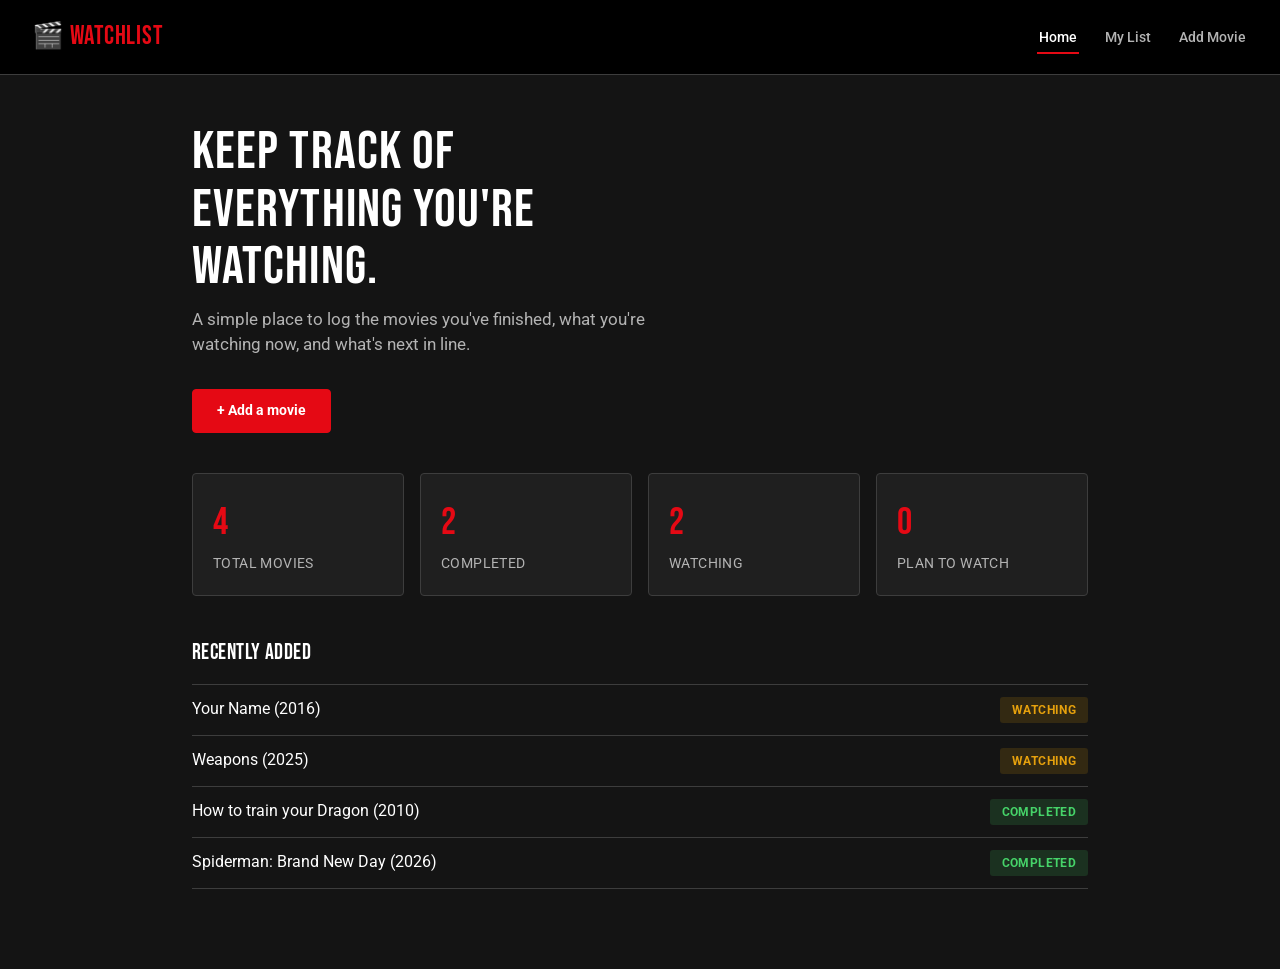
<file: index.html>
<!DOCTYPE html>
<html lang="en">
<head>
  <meta charset="UTF-8">
  <meta name="viewport" content="width=device-width, initial-scale=1.0">
  <title>Home · Movie Watchlist</title>
  <link rel="stylesheet" href="style.css">
</head>
<body>

  <nav class="nav">
    <a href="index.html" class="brand">🎬 Watchlist</a>
    <ul class="nav-links">
      <li><a href="index.html" class="active">Home</a></li>
      <li><a href="watchlist.html">My List</a></li>
      <li><a href="add.html">Add Movie</a></li>
    </ul>
  </nav>

  <main>
    <section class="hero">
      <h1>Keep track of everything you're watching.</h1>
      <p>A simple place to log the movies you've finished, what you're watching now, and what's next in line.</p>
      <a href="add.html" class="btn">+ Add a movie</a>
    </section>

    <section class="stats" id="stats"></section>

    <section class="recent">
      <h2>Recently added</h2>
      <ul class="recent-list" id="recentList"></ul>
    </section>
  </main>

  <script src="app.js"></script>
  <script>
    function renderStats() {
      const movies = getMovies();
      const completed = movies.filter(m => m.status === "Completed").length;
      const watching = movies.filter(m => m.status === "Watching").length;
      const planned = movies.filter(m => m.status === "Plan to Watch").length;

      document.getElementById("stats").innerHTML = `
        <div class="stat"><span class="num">${movies.length}</span><span class="label">Total movies</span></div>
        <div class="stat"><span class="num">${completed}</span><span class="label">Completed</span></div>
        <div class="stat"><span class="num">${watching}</span><span class="label">Watching</span></div>
        <div class="stat"><span class="num">${planned}</span><span class="label">Plan to watch</span></div>
      `;
    }

    function renderRecent() {
      const movies = getMovies().slice(-5).reverse();
      const list = document.getElementById("recentList");

      if (movies.length === 0) {
        list.innerHTML = `<li>No movies yet — <a href="add.html">add your first one</a>.</li>`;
        return;
      }

      list.innerHTML = movies.map(m => `
        <li>
          <span>${m.title} (${m.year})</span>
          <span class="${statusClass(m.status)}">${m.status}</span>
        </li>
      `).join("");
    }

    renderStats();
    renderRecent();
  </script>
</body>
</html>
</file>
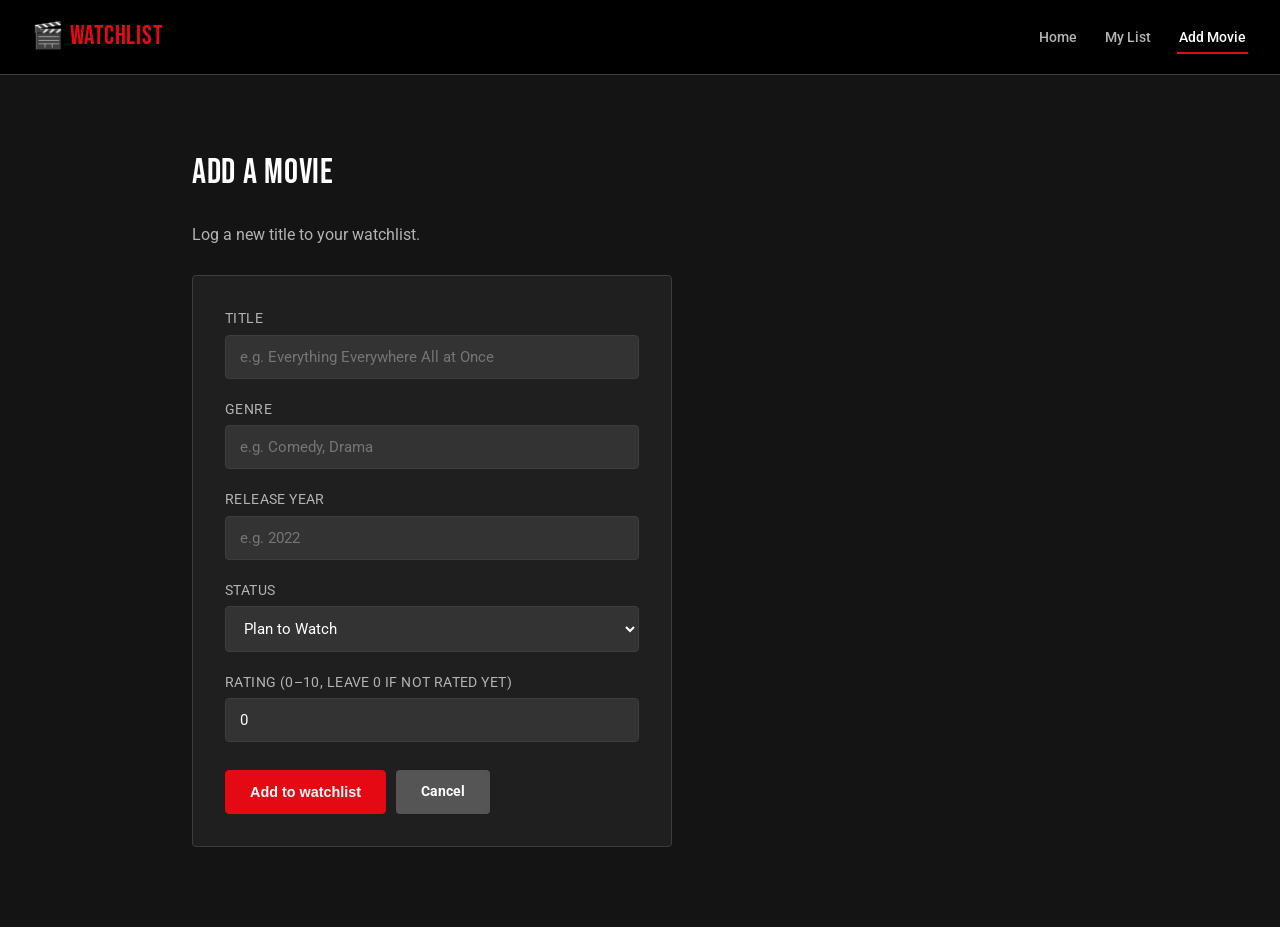
<file: add.html>
<!DOCTYPE html>
<html lang="en">
<head>
  <meta charset="UTF-8">
  <meta name="viewport" content="width=device-width, initial-scale=1.0">
  <title>Add Movie · Movie Watchlist</title>
  <link rel="stylesheet" href="style.css">
</head>
<body>

  <nav class="nav">
    <a href="index.html" class="brand">🎬 Watchlist</a>
    <ul class="nav-links">
      <li><a href="index.html">Home</a></li>
      <li><a href="watchlist.html">My List</a></li>
      <li><a href="add.html" class="active">Add Movie</a></li>
    </ul>
  </nav>

  <main>
    <div class="page-head">
      <div>
        <h1>Add a movie</h1>
        <p>Log a new title to your watchlist.</p>
      </div>
    </div>

    <form class="form-card" id="addForm" novalidate>
      <div class="field">
        <label for="title">Title</label>
        <input type="text" id="title" name="title" placeholder="e.g. Everything Everywhere All at Once">
        <div class="field-error" id="titleError">Please enter a title.</div>
      </div>

      <div class="field">
        <label for="genre">Genre</label>
        <input type="text" id="genre" name="genre" placeholder="e.g. Comedy, Drama">
        <div class="field-error" id="genreError">Please enter a genre.</div>
      </div>

      <div class="field">
        <label for="year">Release year</label>
        <input type="number" id="year" name="year" placeholder="e.g. 2022" min="1900" max="2100">
        <div class="field-error" id="yearError">Please enter a valid year.</div>
      </div>

      <div class="field">
        <label for="status">Status</label>
        <select id="status" name="status">
          <option value="Plan to Watch">Plan to Watch</option>
          <option value="Watching">Watching</option>
          <option value="Completed">Completed</option>
        </select>
      </div>

      <div class="field">
        <label for="rating">Rating (0–10, leave 0 if not rated yet)</label>
        <input type="number" id="rating" name="rating" min="0" max="10" value="0">
      </div>

      <div class="form-actions">
        <button type="submit" class="btn">Add to watchlist</button>
        <a href="watchlist.html" class="btn btn--ghost">Cancel</a>
      </div>
    </form>
  </main>

  <script src="app.js"></script>
  <script>
    const form = document.getElementById("addForm");

    form.addEventListener("submit", (e) => {
      e.preventDefault();

      const title = form.title.value.trim();
      const genre = form.genre.value.trim();
      const year = form.year.value;

      // Basic validation — show inline errors instead of a blank alert
      let valid = true;
      document.getElementById("titleError").style.display = title ? "none" : "block";
      document.getElementById("genreError").style.display = genre ? "none" : "block";
      document.getElementById("yearError").style.display = year ? "none" : "block";
      if (!title || !genre || !year) valid = false;

      if (!valid) return;

      addMovie({
        title,
        genre,
        year: Number(year),
        status: form.status.value,
        rating: Number(form.rating.value) || 0
      });

      window.location.href = "watchlist.html";
    });
  </script>
</body>
</html>
</file>
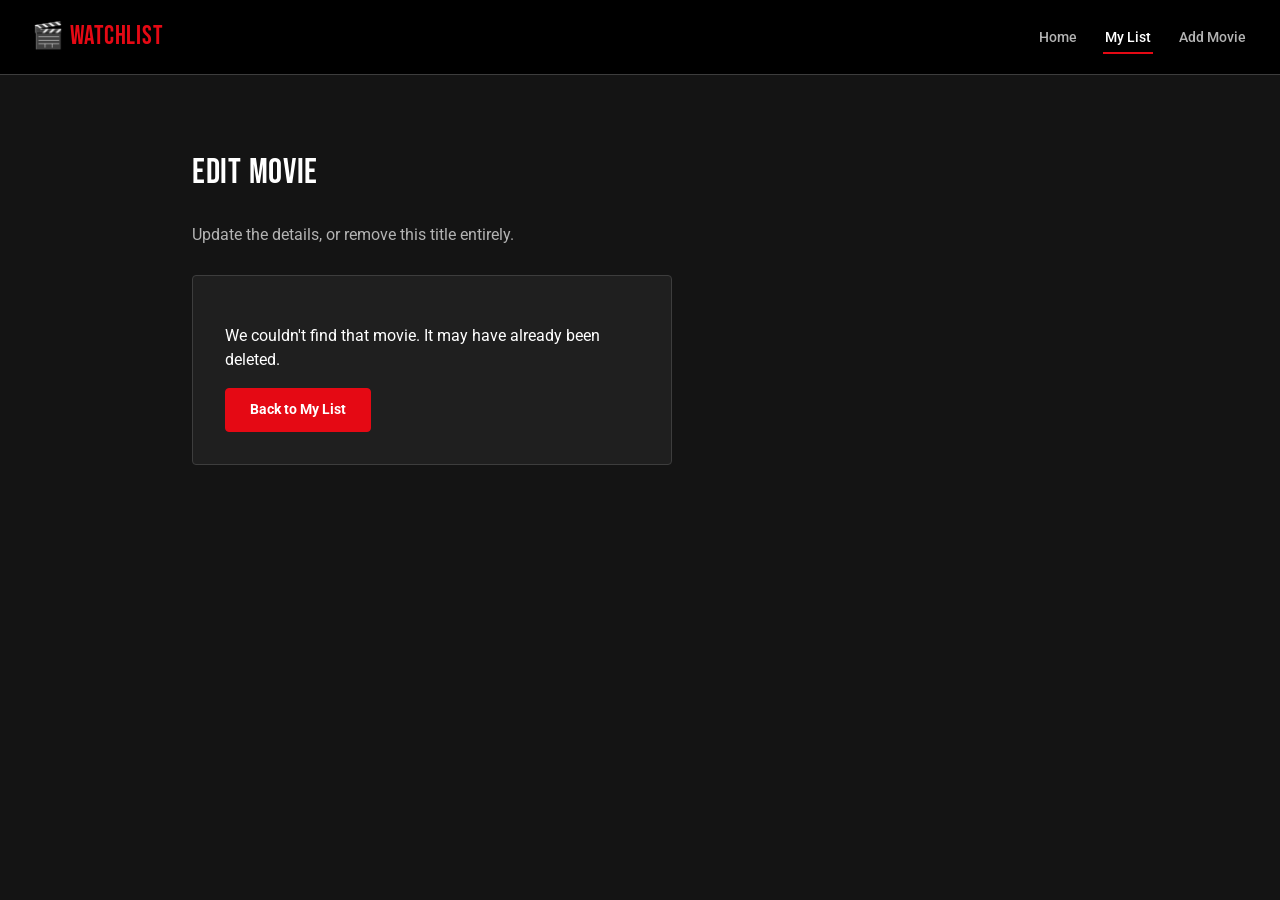
<file: edit.html>
<!DOCTYPE html>
<html lang="en">
<head>
  <meta charset="UTF-8">
  <meta name="viewport" content="width=device-width, initial-scale=1.0">
  <title>Edit Movie · Movie Watchlist</title>
  <link rel="stylesheet" href="style.css">
</head>
<body>

  <nav class="nav">
    <a href="index.html" class="brand">🎬 Watchlist</a>
    <ul class="nav-links">
      <li><a href="index.html">Home</a></li>
      <li><a href="watchlist.html" class="active">My List</a></li>
      <li><a href="add.html">Add Movie</a></li>
    </ul>
  </nav>

  <main>
    <div class="page-head">
      <div>
        <h1>Edit movie</h1>
        <p>Update the details, or remove this title entirely.</p>
      </div>
    </div>

    <div id="content"></div>
  </main>

  <script src="app.js"></script>
  <script>
    const params = new URLSearchParams(window.location.search);
    const movieId = params.get("id");
    const movie = movieId ? getMovieById(movieId) : null;
    const content = document.getElementById("content");

    if (!movie) {
      content.innerHTML = `
        <div class="form-card">
          <p>We couldn't find that movie. It may have already been deleted.</p>
          <a href="watchlist.html" class="btn">Back to My List</a>
        </div>`;
    } else {
      content.innerHTML = `
        <form class="form-card" id="editForm" novalidate>
          <div class="field">
            <label for="title">Title</label>
            <input type="text" id="title" name="title" value="${movie.title}">
            <div class="field-error" id="titleError">Please enter a title.</div>
          </div>

          <div class="field">
            <label for="genre">Genre</label>
            <input type="text" id="genre" name="genre" value="${movie.genre}">
            <div class="field-error" id="genreError">Please enter a genre.</div>
          </div>

          <div class="field">
            <label for="year">Release year</label>
            <input type="number" id="year" name="year" value="${movie.year}" min="1900" max="2100">
            <div class="field-error" id="yearError">Please enter a valid year.</div>
          </div>

          <div class="field">
            <label for="status">Status</label>
            <select id="status" name="status">
              <option value="Plan to Watch" ${movie.status === "Plan to Watch" ? "selected" : ""}>Plan to Watch</option>
              <option value="Watching" ${movie.status === "Watching" ? "selected" : ""}>Watching</option>
              <option value="Completed" ${movie.status === "Completed" ? "selected" : ""}>Completed</option>
            </select>
          </div>

          <div class="field">
            <label for="rating">Rating (0–10)</label>
            <input type="number" id="rating" name="rating" value="${movie.rating}" min="0" max="10">
          </div>

          <div class="form-actions">
            <button type="submit" class="btn">Save changes</button>
            <a href="watchlist.html" class="btn btn--ghost">Cancel</a>
            <button type="button" class="btn btn--danger" id="deleteBtn">Delete</button>
          </div>
        </form>
      `;

      const form = document.getElementById("editForm");

      form.addEventListener("submit", (e) => {
        e.preventDefault();

        const title = form.title.value.trim();
        const genre = form.genre.value.trim();
        const year = form.year.value;

        let valid = true;
        document.getElementById("titleError").style.display = title ? "none" : "block";
        document.getElementById("genreError").style.display = genre ? "none" : "block";
        document.getElementById("yearError").style.display = year ? "none" : "block";
        if (!title || !genre || !year) valid = false;

        if (!valid) return;

        updateMovie(movie.id, {
          title,
          genre,
          year: Number(year),
          status: form.status.value,
          rating: Number(form.rating.value) || 0
        });

        window.location.href = "watchlist.html";
      });

      document.getElementById("deleteBtn").addEventListener("click", () => {
        if (confirm(`Delete "${movie.title}" from your list?`)) {
          deleteMovie(movie.id);
          window.location.href = "watchlist.html";
        }
      });
    }
  </script>
</body>
</html>
</file>
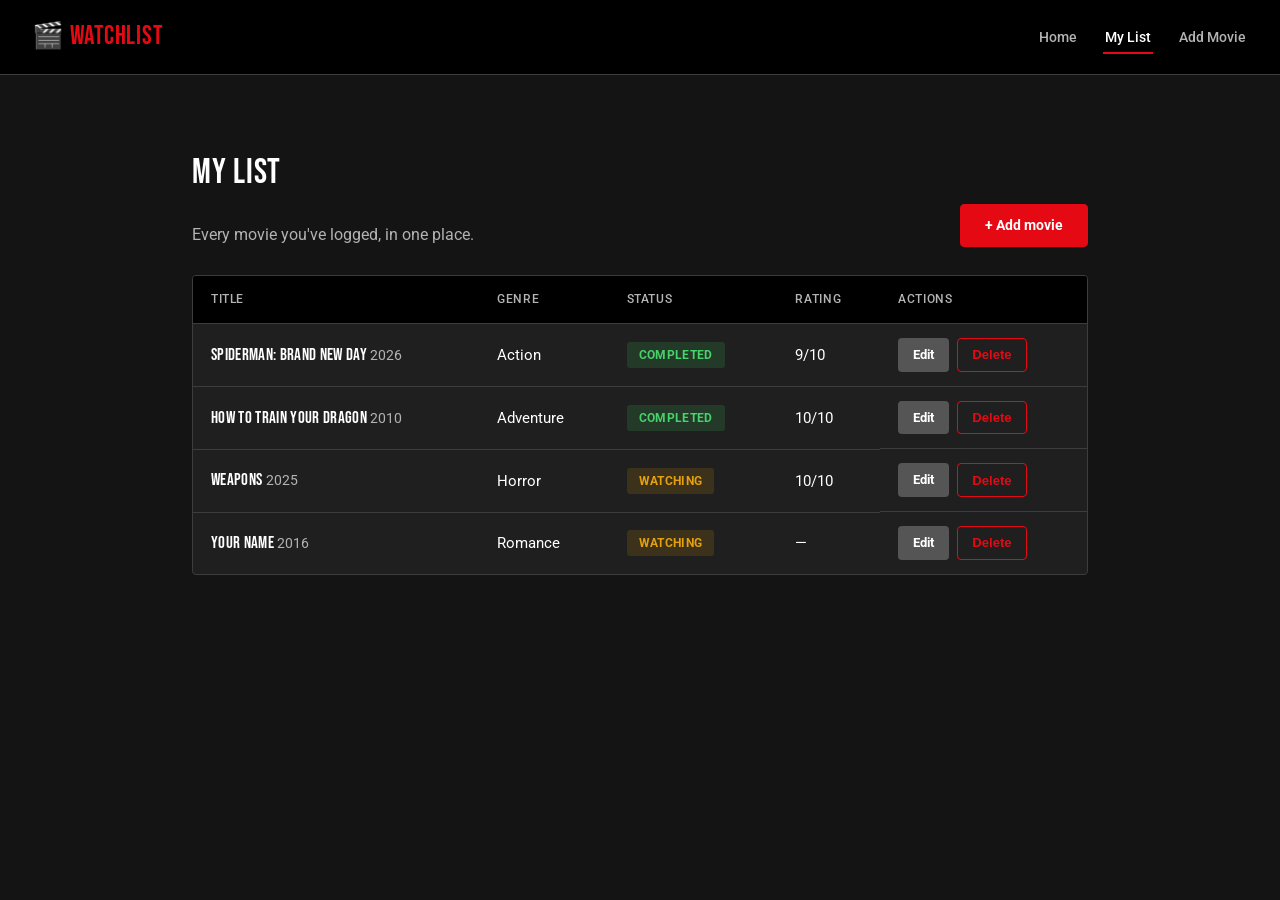
<file: watchlist.html>
<!DOCTYPE html>
<html lang="en">
<head>
  <meta charset="UTF-8">
  <meta name="viewport" content="width=device-width, initial-scale=1.0">
  <title>My List · Movie Watchlist</title>
  <link rel="stylesheet" href="style.css">
</head>
<body>
  

  <nav class="nav">
    <a href="index.html" class="brand">🎬 Watchlist</a>
    <ul class="nav-links">
      <li><a href="index.html">Home</a></li>
      <li><a href="watchlist.html" class="active">My List</a></li>
      <li><a href="add.html">Add Movie</a></li>
    </ul>
  </nav>

  <main>
    <div class="page-head">
      <div>
        <h1>My List</h1>
        <p>Every movie you've logged, in one place.</p>
      </div>
      <a href="add.html" class="btn">+ Add movie</a>
    </div>

    <div class="table-wrap" id="tableWrap"></div>
  </main>

  <div class="toast" id="toast"></div>

  <script src="app.js"></script>
  <script>
    function render() {
      const movies = getMovies();
      const wrap = document.getElementById("tableWrap");

      if (movies.length === 0) {
        wrap.innerHTML = `
          <div class="empty-state">
            <p>Your list is empty.</p>
            <a href="add.html" class="btn">Add your first movie</a>
          </div>`;
        return;
      }

      wrap.innerHTML = `
        <table>
          <thead>
            <tr>
              <th>Title</th>
              <th>Genre</th>
              <th>Status</th>
              <th>Rating</th>
              <th>Actions</th>
            </tr>
          </thead>
          <tbody>
            ${movies.map(m => `
              <tr>
                <td class="title-cell">${m.title} <span class="year">${m.year}</span></td>
                <td>${m.genre}</td>
                <td><span class="${statusClass(m.status)}">${m.status}</span></td>
                <td>${m.rating > 0 ? m.rating + "/10" : "—"}</td>
                <td class="actions">
                  <a class="btn btn--ghost btn--small" href="edit.html?id=${m.id}">Edit</a>
                  <button class="btn btn--danger" data-id="${m.id}" data-title="${m.title}">Delete</button>
                </td>
              </tr>
            `).join("")}
          </tbody>
        </table>
      `;

      wrap.querySelectorAll("button[data-id]").forEach(btn => {
        btn.addEventListener("click", () => {
          const id = btn.dataset.id;
          const title = btn.dataset.title;
          if (confirm(`Remove "${title}" from your list?`)) {
            deleteMovie(id);
            render();
            showToast(`Removed "${title}"`);
          }
        });
      });
    }

    function showToast(message) {
      const toast = document.getElementById("toast");
      toast.textContent = message;
      toast.style.display = "block";
      setTimeout(() => (toast.style.display = "none"), 2200);
    }
    render();
  </script>
</body>
</html>
</file>
<file: style.css>
/* ============================================================
   style.css — Netflix-inspired theme for the Movie Watchlist
   ============================================================ */

@import url('https://fonts.googleapis.com/css2?family=Bebas+Neue&family=Roboto:wght@400;500;700&display=swap');

:root {
  --bg: #141414;
  --surface: #1F1F1F;
  --surface-2: #2B2B2B;
  --border: #3D3D3D;
  --accent: #E50914;
  --accent-soft: rgba(229, 9, 20, 0.15);
  --text: #FFFFFF;
  --text-muted: #B3B3B3;
  --success: #46D369;
  --success-soft: rgba(70, 211, 105, 0.15);
  --danger: #E50914;
  --danger-soft: rgba(229, 9, 20, 0.15);
  --watching: #E5A00D;
  --watching-soft: rgba(229, 160, 13, 0.15);
}

* { box-sizing: border-box; }

body {
  margin: 0;
  background: var(--bg);
  color: var(--text);
  font-family: 'Roboto', 'Helvetica Neue', Arial, sans-serif;
  line-height: 1.5;
}

h1, h2, h3, .brand {
  font-family: 'Bebas Neue', 'Roboto', sans-serif;
  font-weight: 400;
  letter-spacing: 0.02em;
}

a { color: inherit; }

/* --- Nav: solid dark bar, red brand mark, Netflix-style spacing --- */
.nav {
  display: flex;
  align-items: center;
  justify-content: space-between;
  padding: 18px 32px;
  background: #000000;
  border-bottom: 1px solid var(--border);
}

.nav .brand {
  font-size: 1.6rem;
  color: var(--accent);
  text-decoration: none;
  letter-spacing: 0.03em;
}

.nav-links {
  display: flex;
  gap: 24px;
  list-style: none;
  margin: 0;
  padding: 0;
}

.nav-links a {
  text-decoration: none;
  color: var(--text-muted);
  font-weight: 500;
  font-size: 0.9rem;
  padding: 6px 2px;
  border-bottom: 2px solid transparent;
  transition: color 0.15s, border-color 0.15s;
}

.nav-links a:hover,
.nav-links a.active {
  color: var(--text);
  border-bottom-color: var(--accent);
}

main {
  max-width: 960px;
  margin: 0 auto;
  padding: 48px 32px 80px;
}

/* --- Home / hero --- */
.hero h1 {
  font-size: 3.4rem;
  margin: 0 0 12px;
  max-width: 16ch;
  line-height: 1.05;
}

.hero p {
  color: var(--text-muted);
  max-width: 52ch;
  margin: 0 0 32px;
  font-size: 1.05rem;
}

.stats {
  display: grid;
  grid-template-columns: repeat(4, 1fr);
  gap: 16px;
  margin-top: 40px;
  margin-bottom: 40px;
}

.stat {
  background: var(--surface);
  border: 1px solid var(--border);
  border-radius: 4px;
  padding: 20px;
}

.stat .num {
  font-family: 'Bebas Neue', sans-serif;
  font-size: 2.4rem;
  color: var(--accent);
  display: block;
}

.stat .label {
  color: var(--text-muted);
  font-size: 0.85rem;
  text-transform: uppercase;
  letter-spacing: 0.03em;
}

.recent h2 {
  font-size: 1.4rem;
  margin-bottom: 14px;
}

.recent-list {
  list-style: none;
  padding: 0;
  margin: 0;
  border-top: 1px solid var(--border);
}

.recent-list li {
  display: flex;
  justify-content: space-between;
  padding: 12px 0;
  border-bottom: 1px solid var(--border);
  color: var(--text-muted);
}

.recent-list li span:first-child { color: var(--text); }

/* --- Buttons: solid Netflix red, sharp corners --- */
.btn {
  display: inline-block;
  padding: 10px 24px;
  border-radius: 4px;
  border: 1px solid var(--accent);
  background: var(--accent);
  color: #FFFFFF;
  font-weight: 700;
  font-size: 0.9rem;
  text-decoration: none;
  cursor: pointer;
  transition: opacity 0.15s;
}

.btn:hover { opacity: 0.85; }

.btn--ghost {
  background: rgba(109, 109, 110, 0.7);
  color: var(--text);
  border-color: transparent;
}

.btn--ghost:hover { background: rgba(109, 109, 110, 0.4); }

.btn--danger {
  background: transparent;
  color: var(--danger);
  border-color: var(--danger);
  padding: 6px 14px;
  font-size: 0.82rem;
}

.btn--small {
  padding: 6px 14px;
  font-size: 0.82rem;
}

.page-head {
  display: flex;
  justify-content: space-between;
  align-items: flex-end;
  margin-bottom: 28px;
}

.page-head h1 { font-size: 2.2rem; }
.page-head p { color: var(--text-muted); margin: 4px 0 0; }

/* --- Table --- */
.table-wrap {
  background: var(--surface);
  border: 1px solid var(--border);
  border-radius: 4px;
  overflow: hidden;
}

table { width: 100%; border-collapse: collapse; }

th, td {
  text-align: left;
  padding: 14px 18px;
  font-size: 0.92rem;
  border-bottom: 1px solid var(--border);
}

th {
  color: var(--text-muted);
  font-weight: 500;
  font-size: 0.78rem;
  text-transform: uppercase;
  letter-spacing: 0.05em;
  background: #000000;
}

tr:last-child td { border-bottom: none; }

tr:hover td { background: var(--surface-2); }

.title-cell { font-family: 'Bebas Neue', sans-serif; font-size: 1.05rem; letter-spacing: 0.02em; }
.title-cell .year { color: var(--text-muted); font-family: 'Roboto', sans-serif; font-weight: 400; font-size: 0.85rem; letter-spacing: normal; }

.actions { display: flex; gap: 8px; }

.badge {
  display: inline-block;
  padding: 4px 12px;
  border-radius: 3px;
  font-size: 0.75rem;
  font-weight: 700;
  text-transform: uppercase;
  letter-spacing: 0.03em;
}

.badge--done { background: var(--success-soft); color: var(--success); }
.badge--watching { background: var(--watching-soft); color: var(--watching); }
.badge--plan { background: var(--accent-soft); color: var(--accent); }

.empty-state {
  text-align: center;
  padding: 60px 20px;
  color: var(--text-muted);
}

/* --- Forms --- */
.form-card {
  background: var(--surface);
  border: 1px solid var(--border);
  border-radius: 4px;
  padding: 32px;
  max-width: 480px;
}

.field { margin-bottom: 20px; }

.field label {
  display: block;
  margin-bottom: 6px;
  font-size: 0.85rem;
  color: var(--text-muted);
  text-transform: uppercase;
  letter-spacing: 0.03em;
}

.field input,
.field select {
  width: 100%;
  padding: 12px 14px;
  background: #333333;
  border: 1px solid var(--border);
  border-radius: 4px;
  color: var(--text);
  font-size: 0.95rem;
  font-family: inherit;
}

.field input:focus,
.field select:focus {
  outline: 2px solid var(--accent);
  outline-offset: 1px;
}

.field-error {
  color: var(--danger);
  font-size: 0.8rem;
  margin-top: 6px;
  display: none;
}

.form-actions {
  display: flex;
  gap: 10px;
  margin-top: 28px;
}

.toast {
  position: fixed;
  bottom: 24px;
  right: 24px;
  background: var(--accent);
  color: #FFFFFF;
  padding: 12px 20px;
  border-radius: 4px;
  font-weight: 500;
  font-size: 0.9rem;
  box-shadow: 0 8px 24px rgba(0,0,0,0.5);
  display: none;
}

@media (max-width: 640px) {
  .stats { grid-template-columns: repeat(2, 1fr); }
  .nav { flex-direction: column; gap: 14px; align-items: flex-start; }
  main { padding: 32px 20px 60px; }
  .actions { flex-direction: column; }
}
</file>
